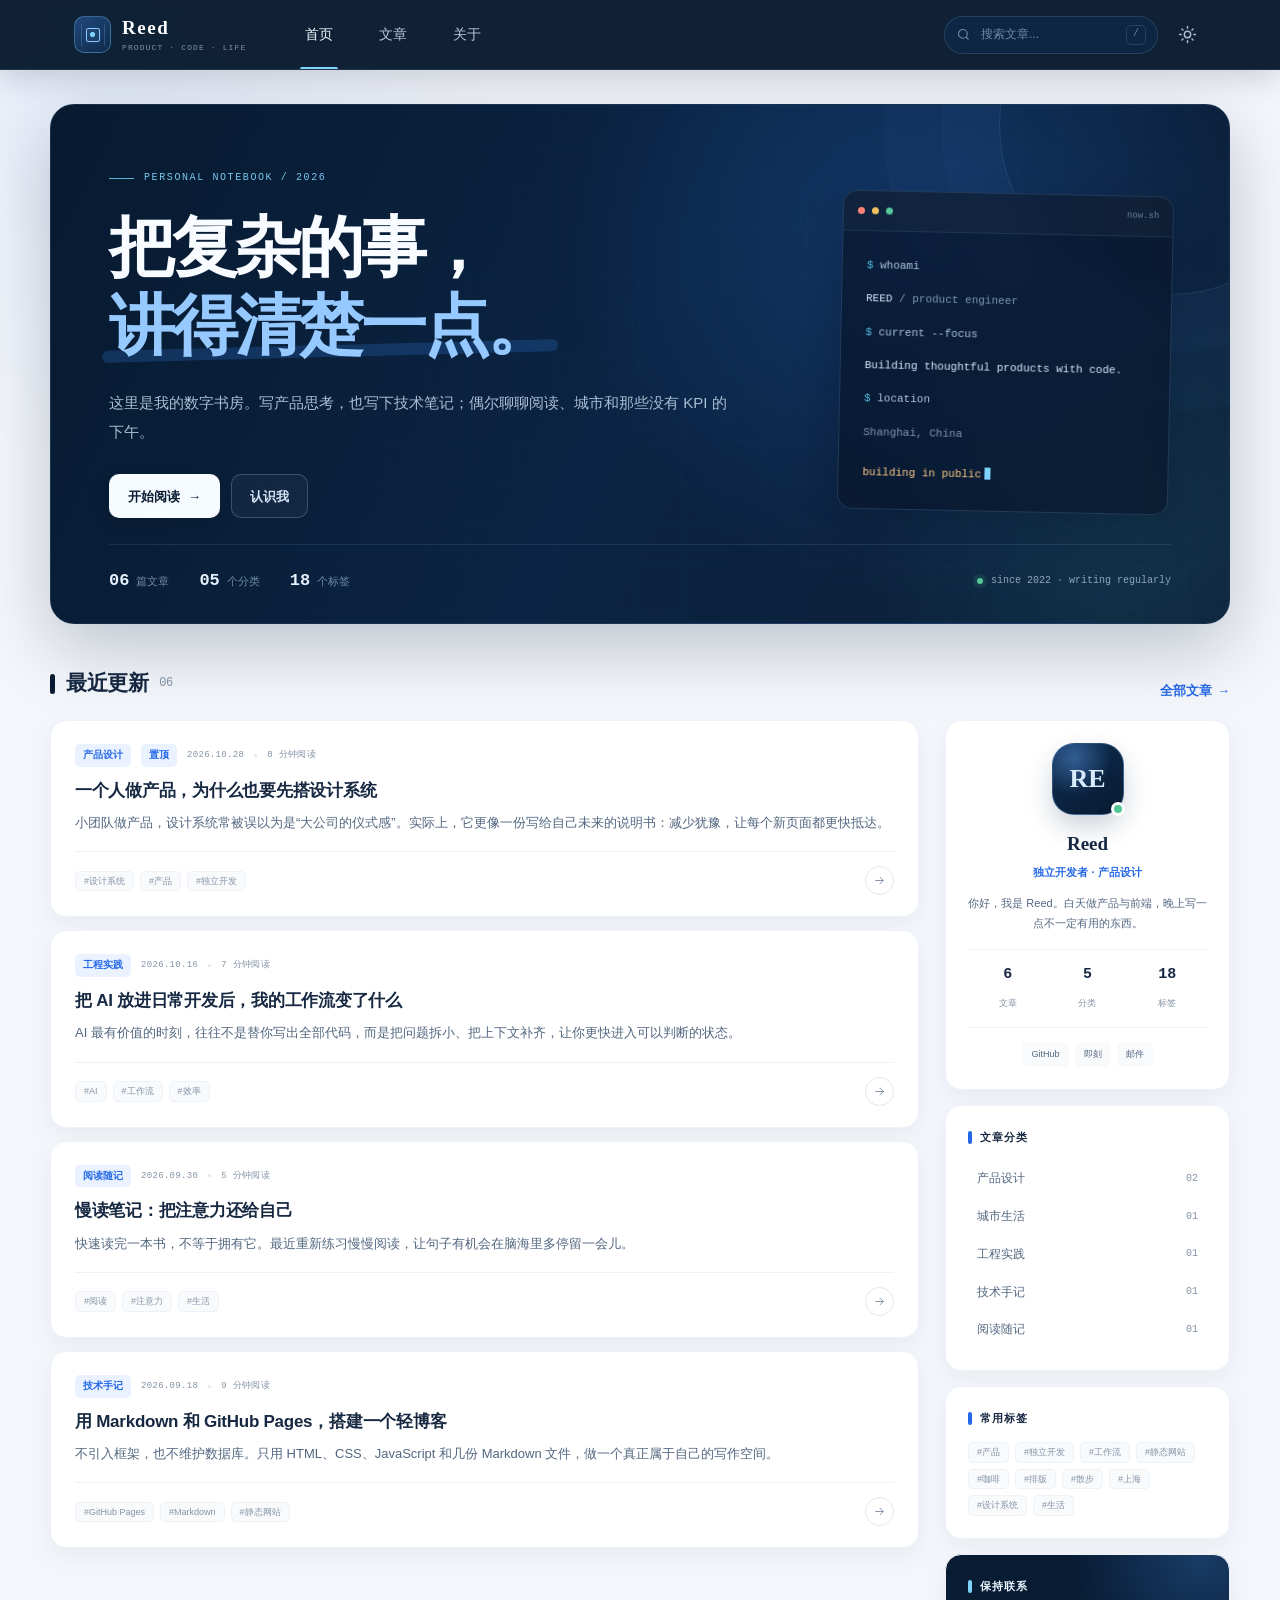
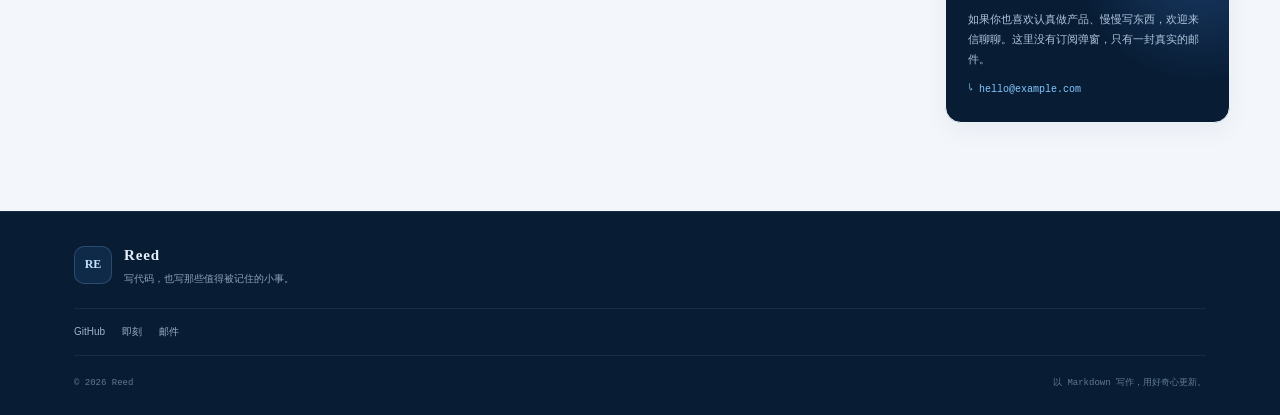
<file: index.html>
<!DOCTYPE html>
<html lang="zh-CN">
<head>
  <meta charset="UTF-8">
  <meta name="viewport" content="width=device-width, initial-scale=1.0">
  <meta name="description" content="Reed 的个人博客，记录产品、代码、阅读与生活。">
  <meta name="theme-color" content="#081c34">
  <title>Reed · 个人博客</title>
  <script>
    try {
      const savedTheme = localStorage.getItem("linan-blog-theme");
      const systemTheme = window.matchMedia("(prefers-color-scheme: dark)").matches ? "dark" : "light";
      document.documentElement.dataset.theme = savedTheme || systemTheme;
    } catch (error) {
      document.documentElement.dataset.theme = "light";
    }
  </script>
  <link rel="icon" type="image/svg+xml" href="assets/favicon.svg">
  <link rel="stylesheet" href="css/main.css">
</head>
<body>
  <div class="reading-progress" id="readingProgress" aria-hidden="true"></div>

  <header class="site-header" id="siteHeader">
    <div class="nav-shell">
      <a class="brand" href="#/" aria-label="返回首页">
        <span class="brand-mark" aria-hidden="true">
          <span></span>
        </span>
        <span class="brand-copy">
          <strong id="brandName">Reed</strong>
          <small id="brandTagline">PRODUCT · CODE · LIFE</small>
        </span>
      </a>

      <nav class="desktop-nav" aria-label="主导航">
        <a href="#/" data-nav="home">首页</a>
        <a href="#/articles" data-nav="articles">文章</a>
        <a href="#/about" data-nav="about">关于</a>
      </nav>

      <div class="nav-tools">
        <form class="nav-search" id="navSearchForm" role="search">
          <label class="sr-only" for="navSearchInput">搜索文章</label>
          <svg viewBox="0 0 24 24" aria-hidden="true">
            <circle cx="11" cy="11" r="7"></circle>
            <path d="m20 20-4-4"></path>
          </svg>
          <input id="navSearchInput" type="search" placeholder="搜索文章..." autocomplete="off">
          <span class="search-key">/</span>
        </form>

        <button class="icon-button theme-toggle" id="themeToggle" type="button" aria-label="切换深浅色主题">
          <svg class="sun-icon" viewBox="0 0 24 24" aria-hidden="true">
            <circle cx="12" cy="12" r="4"></circle>
            <path d="M12 2v2M12 20v2M4.93 4.93l1.42 1.42M17.66 17.66l1.41 1.41M2 12h2M20 12h2M4.93 19.07l1.42-1.42M17.66 6.34l1.41-1.41"></path>
          </svg>
          <svg class="moon-icon" viewBox="0 0 24 24" aria-hidden="true">
            <path d="M20.5 14.4A8.5 8.5 0 0 1 9.6 3.5 8.5 8.5 0 1 0 20.5 14.4Z"></path>
          </svg>
        </button>

        <button class="icon-button menu-toggle" id="menuToggle" type="button" aria-label="打开菜单" aria-expanded="false">
          <svg viewBox="0 0 24 24" aria-hidden="true">
            <path d="M4 7h16M4 12h16M4 17h16"></path>
          </svg>
        </button>
      </div>
    </div>

    <div class="mobile-panel" id="mobilePanel">
      <nav aria-label="移动端导航">
        <a href="#/" data-nav="home">首页</a>
        <a href="#/articles" data-nav="articles">文章</a>
        <a href="#/about" data-nav="about">关于</a>
      </nav>
      <form class="mobile-search" id="mobileSearchForm" role="search">
        <label class="sr-only" for="mobileSearchInput">搜索文章</label>
        <input id="mobileSearchInput" type="search" placeholder="输入关键词，按回车搜索" autocomplete="off">
        <button type="submit">搜索</button>
      </form>
    </div>
  </header>

  <main id="app">
    <div class="page-loading" aria-label="正在加载">
      <span></span>
      <span></span>
      <span></span>
    </div>
  </main>

  <footer class="site-footer">
    <div class="footer-shell">
      <div class="footer-profile">
        <span class="footer-monogram" id="footerMonogram">RE</span>
        <div>
          <strong id="footerName">Reed</strong>
          <p id="footerDescription">写代码，也写那些值得被记住的小事。</p>
        </div>
      </div>
      <div class="footer-links" id="footerLinks"></div>
      <p class="footer-copy">
        <span id="footerCopyright">© 2026 Reed</span>
        <span>以 Markdown 写作，用好奇心更新。</span>
      </p>
    </div>
  </footer>

  <button class="back-to-top" id="backToTop" type="button" aria-label="回到顶部">
    <svg viewBox="0 0 24 24" aria-hidden="true">
      <path d="m18 15-6-6-6 6"></path>
    </svg>
  </button>

  <div class="toast" id="toast" role="status" aria-live="polite"></div>

  <noscript>
    <div class="noscript">这个博客需要启用 JavaScript 才能阅读 Markdown 文章。</div>
  </noscript>

  <script src="js/config.js"></script>
  <script src="js/app.js"></script>
</body>
</html>
</file>
<file: css/main.css>
/* =========================================================
   TOKENS
   ========================================================= */
:root {
  color-scheme: light;
  --navy-950: #061426;
  --navy-900: #081c34;
  --navy-800: #102b4e;
  --paper: #f3f6fb;
  --paper-deep: #eaf0f8;
  --surface: #ffffff;
  --surface-soft: #f8fafc;
  --ink: #172942;
  --ink-soft: #536780;
  --ink-muted: #8493a6;
  --line: #dfe7f1;
  --line-soft: #edf2f8;
  --blue: #2468e8;
  --blue-hover: #1653c8;
  --blue-soft: #eaf1ff;
  --cyan: #4ab6d2;
  --amber: #f2a64b;
  --rose: #dc7696;
  --green: #49a883;
  --shadow-sm: 0 8px 24px rgba(13, 37, 67, 0.05);
  --shadow-md: 0 20px 50px rgba(13, 37, 67, 0.09);
  --shadow-navy: 0 24px 70px rgba(4, 20, 40, 0.22);
  --radius-sm: 10px;
  --radius-md: 16px;
  --radius-lg: 24px;
  --font-sans: "Inter", "Noto Sans SC", "PingFang SC", "Microsoft YaHei", sans-serif;
  --font-serif: "Noto Serif SC", "Songti SC", "STSong", Georgia, serif;
  --font-mono: "SFMono-Regular", Consolas, "Liberation Mono", monospace;
  --max-width: 1180px;
  --nav-height: 70px;
}

[data-theme="dark"] {
  color-scheme: dark;
  --paper: #0b1727;
  --paper-deep: #0e1d30;
  --surface: #122238;
  --surface-soft: #162840;
  --ink: #edf4fc;
  --ink-soft: #aebdd0;
  --ink-muted: #74879f;
  --line: #263b54;
  --line-soft: #1d3149;
  --blue: #75a8ff;
  --blue-hover: #9bc1ff;
  --blue-soft: rgba(74, 126, 218, 0.16);
  --shadow-sm: 0 10px 28px rgba(0, 0, 0, 0.16);
  --shadow-md: 0 22px 55px rgba(0, 0, 0, 0.28);
}

*,
*::before,
*::after {
  box-sizing: border-box;
}

html {
  scroll-behavior: smooth;
  -webkit-font-smoothing: antialiased;
  text-rendering: optimizeLegibility;
}

body {
  min-height: 100vh;
  margin: 0;
  display: flex;
  flex-direction: column;
  background:
    radial-gradient(circle at 9% 4%, rgba(51, 115, 225, 0.07), transparent 24rem),
    var(--paper);
  color: var(--ink);
  font-family: var(--font-sans);
  font-size: 16px;
  line-height: 1.65;
  transition: background-color 0.25s ease, color 0.25s ease;
}

button,
input {
  font: inherit;
}

button,
a {
  -webkit-tap-highlight-color: transparent;
}

a {
  color: inherit;
  text-decoration: none;
}

img,
svg {
  display: block;
}

img {
  max-width: 100%;
}

button {
  color: inherit;
}

::selection {
  background: #bfd7ff;
  color: #0a1e38;
}

:focus-visible {
  outline: 3px solid rgba(36, 104, 232, 0.38);
  outline-offset: 3px;
}

::-webkit-scrollbar {
  width: 10px;
}

::-webkit-scrollbar-track {
  background: var(--paper);
}

::-webkit-scrollbar-thumb {
  background: #bac7d8;
  border: 3px solid var(--paper);
  border-radius: 999px;
}

[data-theme="dark"] ::-webkit-scrollbar-thumb {
  background: #3a516b;
  border-color: var(--paper);
}

.sr-only {
  position: absolute;
  width: 1px;
  height: 1px;
  padding: 0;
  margin: -1px;
  overflow: hidden;
  clip: rect(0, 0, 0, 0);
  white-space: nowrap;
  border: 0;
}

/* =========================================================
   HEADER & NAVIGATION
   ========================================================= */
.reading-progress {
  position: fixed;
  z-index: 200;
  inset: 0 auto auto 0;
  width: 0;
  height: 3px;
  background: linear-gradient(90deg, #5fa8ff, #7dd3fc, #ffb36b);
  box-shadow: 0 0 12px rgba(125, 211, 252, 0.6);
  transition: width 0.12s linear;
}

.site-header {
  position: sticky;
  z-index: 100;
  top: 0;
  height: var(--nav-height);
  background: rgba(7, 24, 45, 0.96);
  border-bottom: 1px solid rgba(118, 157, 205, 0.16);
  box-shadow: 0 8px 30px rgba(3, 14, 29, 0.16);
  backdrop-filter: blur(18px);
  transition: box-shadow 0.25s ease, background 0.25s ease;
}

.site-header.is-scrolled {
  background: rgba(6, 20, 38, 0.98);
  box-shadow: 0 12px 36px rgba(3, 14, 29, 0.28);
}

.nav-shell {
  max-width: var(--max-width);
  height: 100%;
  margin: 0 auto;
  padding: 0 24px;
  display: flex;
  align-items: center;
}

.brand {
  display: flex;
  align-items: center;
  gap: 11px;
  min-width: 210px;
  color: #fff;
}

.brand-mark {
  position: relative;
  width: 37px;
  height: 37px;
  display: grid;
  place-items: center;
  overflow: hidden;
  border: 1px solid rgba(125, 211, 252, 0.34);
  border-radius: 10px;
  background:
    linear-gradient(145deg, rgba(73, 140, 239, 0.3), rgba(16, 43, 78, 0.5)),
    #0f2948;
}

.brand-mark::before,
.brand-mark::after,
.brand-mark span {
  content: "";
  position: absolute;
  border: 1.5px solid #8dc8ff;
  border-radius: 2px;
}

.brand-mark::before {
  width: 14px;
  height: 14px;
}

.brand-mark::after {
  width: 5px;
  height: 5px;
  background: #7dd3fc;
  border-color: #7dd3fc;
  box-shadow: 0 0 10px rgba(125, 211, 252, 0.85);
}

.brand-mark span {
  width: 24px;
  height: 24px;
  border-color: transparent rgba(125, 211, 252, 0.22);
}

.brand-copy {
  display: flex;
  flex-direction: column;
  line-height: 1.2;
}

.brand-copy strong {
  font-family: var(--font-serif);
  font-size: 19px;
  letter-spacing: 0.08em;
}

.brand-copy small {
  margin-top: 3px;
  color: #7f93ac;
  font-family: var(--font-mono);
  font-size: 8px;
  letter-spacing: 0.14em;
}

.desktop-nav {
  height: 100%;
  display: flex;
  align-items: stretch;
  gap: 4px;
}

.desktop-nav a {
  position: relative;
  min-width: 70px;
  padding: 0 16px;
  display: grid;
  place-items: center;
  color: #b9c7d8;
  font-size: 14px;
  font-weight: 500;
  transition: color 0.2s ease;
}

.desktop-nav a::after {
  content: "";
  position: absolute;
  inset: auto 16px 0;
  height: 2px;
  border-radius: 99px 99px 0 0;
  background: #7dd3fc;
  transform: scaleX(0);
  transform-origin: center;
  transition: transform 0.2s ease;
}

.desktop-nav a:hover,
.desktop-nav a.active {
  color: #eff8ff;
}

.desktop-nav a.active::after {
  transform: scaleX(1);
}

.nav-tools {
  margin-left: auto;
  display: flex;
  align-items: center;
  gap: 10px;
}

.nav-search {
  width: 214px;
  height: 38px;
  padding: 0 11px;
  display: flex;
  align-items: center;
  gap: 8px;
  border: 1px solid rgba(115, 151, 192, 0.24);
  border-radius: 999px;
  background: rgba(13, 40, 70, 0.86);
  transition: width 0.25s ease, border-color 0.2s ease, box-shadow 0.2s ease;
}

.nav-search:focus-within {
  width: 260px;
  border-color: rgba(125, 211, 252, 0.7);
  box-shadow: 0 0 0 3px rgba(72, 153, 235, 0.13);
}

.nav-search svg {
  width: 15px;
  color: #7189a2;
  fill: none;
  stroke: currentColor;
  stroke-width: 1.8;
}

.nav-search input {
  min-width: 0;
  flex: 1;
  border: 0;
  outline: 0;
  color: #e8f2ff;
  background: transparent;
  font-size: 12px;
}

.nav-search input::placeholder {
  color: #7189a2;
}

.nav-search input::-webkit-search-cancel-button {
  filter: invert(0.8);
}

.search-key {
  width: 20px;
  height: 20px;
  display: grid;
  place-items: center;
  border: 1px solid rgba(132, 163, 197, 0.22);
  border-radius: 5px;
  color: #6e849b;
  font-family: var(--font-mono);
  font-size: 10px;
}

.icon-button {
  width: 38px;
  height: 38px;
  padding: 0;
  display: grid;
  place-items: center;
  border: 1px solid transparent;
  border-radius: 10px;
  color: #aebed1;
  background: transparent;
  cursor: pointer;
  transition: color 0.2s ease, background 0.2s ease, border-color 0.2s ease;
}

.icon-button:hover {
  color: #fff;
  border-color: rgba(120, 158, 199, 0.2);
  background: rgba(31, 65, 104, 0.55);
}

.icon-button svg {
  width: 19px;
  height: 19px;
  fill: none;
  stroke: currentColor;
  stroke-linecap: round;
  stroke-linejoin: round;
  stroke-width: 1.8;
}

.theme-toggle .moon-icon {
  display: none;
}

[data-theme="dark"] .theme-toggle .sun-icon {
  display: none;
}

[data-theme="dark"] .theme-toggle .moon-icon {
  display: block;
}

.menu-toggle {
  display: none;
}

.mobile-panel {
  display: none;
}

/* =========================================================
   COMMON
   ========================================================= */
#app {
  width: 100%;
  flex: 1;
  padding: 34px 24px 88px;
}

.container {
  width: min(100%, var(--max-width));
  margin: 0 auto;
}

.narrow {
  width: min(100%, 850px);
  margin: 0 auto;
}

.page-loading {
  min-height: 55vh;
  display: flex;
  align-items: center;
  justify-content: center;
  gap: 8px;
}

.page-loading span {
  width: 8px;
  height: 8px;
  border-radius: 50%;
  background: var(--blue);
  animation: loading-bounce 0.9s infinite ease-in-out;
}

.page-loading span:nth-child(2) {
  animation-delay: 0.12s;
}

.page-loading span:nth-child(3) {
  animation-delay: 0.24s;
}

@keyframes loading-bounce {
  0%,
  70%,
  100% {
    opacity: 0.34;
    transform: translateY(0);
  }
  35% {
    opacity: 1;
    transform: translateY(-7px);
  }
}

.eyebrow {
  margin: 0 0 13px;
  display: flex;
  align-items: center;
  gap: 9px;
  color: var(--blue);
  font-family: var(--font-mono);
  font-size: 10px;
  font-weight: 600;
  letter-spacing: 0.13em;
  text-transform: uppercase;
}

.eyebrow::before {
  content: "";
  width: 22px;
  height: 1px;
  background: currentColor;
}

.section-head {
  margin-bottom: 19px;
  display: flex;
  align-items: flex-end;
  justify-content: space-between;
  gap: 20px;
}

.section-title {
  margin: 0;
  display: flex;
  align-items: center;
  gap: 11px;
  color: var(--ink);
  font-size: 21px;
  font-weight: 750;
  letter-spacing: -0.02em;
}

.section-title::before {
  content: "";
  width: 5px;
  height: 20px;
  border-radius: 99px;
  background: var(--navy-900);
}

[data-theme="dark"] .section-title::before {
  background: #7dd3fc;
}

.section-title small {
  color: var(--ink-muted);
  font-family: var(--font-mono);
  font-size: 12px;
  font-weight: 400;
}

.text-link {
  display: inline-flex;
  align-items: center;
  gap: 5px;
  color: var(--blue);
  font-size: 13px;
  font-weight: 650;
}

.text-link span {
  transition: transform 0.2s ease;
}

.text-link:hover span {
  transform: translateX(4px);
}

.button {
  min-height: 44px;
  padding: 0 18px;
  display: inline-flex;
  align-items: center;
  justify-content: center;
  gap: 8px;
  border: 1px solid transparent;
  border-radius: 10px;
  font-size: 13px;
  font-weight: 650;
  cursor: pointer;
  transition: transform 0.2s ease, background 0.2s ease, border-color 0.2s ease;
}

.button:hover {
  transform: translateY(-2px);
}

.button-primary {
  color: #071a30;
  background: #f5fbff;
  box-shadow: 0 6px 20px rgba(0, 0, 0, 0.13);
}

.button-primary:hover {
  background: #fff;
}

.button-ghost {
  color: #d5e5f6;
  border-color: rgba(191, 216, 242, 0.24);
  background: rgba(255, 255, 255, 0.04);
}

.button-ghost:hover {
  border-color: rgba(191, 216, 242, 0.46);
  background: rgba(255, 255, 255, 0.08);
}

/* =========================================================
   HOME HERO
   ========================================================= */
.home-page {
  animation: page-in 0.45s ease both;
}

@keyframes page-in {
  from {
    opacity: 0;
    transform: translateY(8px);
  }
  to {
    opacity: 1;
    transform: translateY(0);
  }
}

.hero {
  position: relative;
  min-height: 438px;
  padding: 56px 58px 28px;
  display: flex;
  flex-direction: column;
  overflow: hidden;
  border: 1px solid rgba(99, 143, 193, 0.15);
  border-radius: var(--radius-lg);
  color: #f3f8ff;
  background:
    radial-gradient(circle at 74% 27%, rgba(38, 111, 218, 0.27), transparent 22rem),
    radial-gradient(circle at 91% 81%, rgba(60, 169, 195, 0.16), transparent 17rem),
    linear-gradient(116deg, #071a30 0%, #0b2443 50%, #0b1d34 100%);
  box-shadow: var(--shadow-navy);
}

.hero::before {
  content: "";
  position: absolute;
  inset: 0;
  opacity: 0.16;
  pointer-events: none;
  background-image:
    linear-gradient(rgba(139, 184, 233, 0.14) 1px, transparent 1px),
    linear-gradient(90deg, rgba(139, 184, 233, 0.14) 1px, transparent 1px);
  background-size: 42px 42px;
  mask-image: linear-gradient(to right, transparent, #000 60%, #000);
}

.hero::after {
  content: "";
  position: absolute;
  width: 340px;
  height: 340px;
  right: -110px;
  top: -150px;
  border: 1px solid rgba(134, 190, 245, 0.16);
  border-radius: 50%;
  box-shadow:
    0 0 0 58px rgba(95, 153, 222, 0.035),
    0 0 0 116px rgba(95, 153, 222, 0.025);
}

.hero-grid {
  position: relative;
  z-index: 1;
  display: grid;
  grid-template-columns: minmax(0, 1.34fr) minmax(310px, 0.66fr);
  gap: 58px;
  align-items: center;
}

.hero-copy {
  padding-bottom: 26px;
}

.hero-eyebrow {
  margin: 0 0 22px;
  display: inline-flex;
  align-items: center;
  gap: 10px;
  color: #79c7ea;
  font-family: var(--font-mono);
  font-size: 10px;
  letter-spacing: 0.16em;
}

.hero-eyebrow::before {
  content: "";
  width: 25px;
  height: 1px;
  background: #5eb1d7;
}

.hero h1 {
  max-width: 720px;
  margin: 0;
  color: #f8fbff;
  font-family: var(--font-serif);
  font-size: clamp(42px, 5.15vw, 68px);
  font-weight: 700;
  letter-spacing: -0.045em;
  line-height: 1.18;
}

.hero h1 .accent {
  position: relative;
  display: inline-block;
  color: #96c9ff;
}

.hero h1 .accent::after {
  content: "";
  position: absolute;
  z-index: -1;
  right: -8px;
  bottom: 7px;
  left: -7px;
  height: 12px;
  border-radius: 99px;
  background: rgba(48, 119, 214, 0.25);
  transform: rotate(-1.5deg);
}

.hero-intro {
  max-width: 620px;
  margin: 25px 0 0;
  color: #a9bed4;
  font-size: 15px;
  line-height: 1.9;
}

.hero-actions {
  margin-top: 28px;
  display: flex;
  flex-wrap: wrap;
  gap: 11px;
}

.terminal-card {
  position: relative;
  overflow: hidden;
  border: 1px solid rgba(131, 176, 224, 0.2);
  border-radius: 15px;
  background: rgba(7, 22, 42, 0.72);
  box-shadow: 0 22px 55px rgba(0, 7, 18, 0.28);
  backdrop-filter: blur(12px);
  transform: rotate(1.2deg);
  transition: transform 0.35s ease, border-color 0.35s ease;
}

.terminal-card:hover {
  border-color: rgba(125, 211, 252, 0.4);
  transform: rotate(0.2deg) translateY(-4px);
}

.terminal-head {
  height: 40px;
  padding: 0 14px;
  display: flex;
  align-items: center;
  gap: 7px;
  border-bottom: 1px solid rgba(117, 159, 205, 0.14);
  background: rgba(255, 255, 255, 0.025);
}

.terminal-dot {
  width: 7px;
  height: 7px;
  border-radius: 50%;
  background: #506780;
}

.terminal-dot:nth-child(1) {
  background: #ff8379;
}

.terminal-dot:nth-child(2) {
  background: #f2c15f;
}

.terminal-dot:nth-child(3) {
  background: #56c79c;
}

.terminal-title {
  margin-left: auto;
  color: #657f9c;
  font-family: var(--font-mono);
  font-size: 9px;
}

.terminal-body {
  padding: 24px 24px 26px;
  color: #aec4dc;
  font-family: var(--font-mono);
  font-size: 11px;
  line-height: 1.85;
}

.terminal-line {
  margin: 0 0 13px;
  white-space: nowrap;
}

.terminal-line:last-child {
  margin-bottom: 0;
}

.terminal-prompt {
  color: #53bcde;
}

.terminal-key {
  color: #d8e9fa;
}

.terminal-value {
  color: #7f95ae;
}

.terminal-line.current {
  margin-top: 20px;
  color: #ffca87;
}

.terminal-cursor {
  width: 6px;
  height: 12px;
  margin-left: 3px;
  display: inline-block;
  vertical-align: -2px;
  background: #7dd3fc;
  animation: cursor-blink 1s steps(1) infinite;
}

@keyframes cursor-blink {
  50% {
    opacity: 0;
  }
}

.hero-foot {
  position: relative;
  z-index: 1;
  margin-top: auto;
  padding-top: 22px;
  display: flex;
  align-items: center;
  gap: 30px;
  border-top: 1px solid rgba(131, 176, 224, 0.14);
}

.hero-stat {
  display: flex;
  align-items: baseline;
  gap: 7px;
  color: #708aa5;
  font-size: 11px;
}

.hero-stat strong {
  color: #e5f0fc;
  font-family: var(--font-mono);
  font-size: 17px;
  font-weight: 600;
}

.hero-status {
  margin-left: auto;
  display: flex;
  align-items: center;
  gap: 8px;
  color: #8da6bf;
  font-family: var(--font-mono);
  font-size: 10px;
}

.hero-status::before {
  content: "";
  width: 6px;
  height: 6px;
  border-radius: 50%;
  background: #54c995;
  box-shadow: 0 0 0 4px rgba(84, 201, 149, 0.11);
}

/* =========================================================
   HOME CONTENT
   ========================================================= */
.home-section {
  margin-top: 42px;
}

.home-layout {
  display: grid;
  grid-template-columns: minmax(0, 1fr) 285px;
  gap: 26px;
  align-items: start;
}

.article-list {
  display: flex;
  flex-direction: column;
  gap: 13px;
}

.article-card {
  position: relative;
  min-width: 0;
  padding: 23px 24px 21px;
  overflow: hidden;
  border: 1px solid var(--line-soft);
  border-radius: var(--radius-md);
  background: var(--surface);
  box-shadow: var(--shadow-sm);
  transition: transform 0.25s ease, border-color 0.25s ease, box-shadow 0.25s ease;
}

.article-card::before {
  content: "";
  position: absolute;
  inset: 0 auto 0 0;
  width: 3px;
  background: var(--card-accent, var(--blue));
  opacity: 0;
  transition: opacity 0.25s ease;
}

.article-card:hover {
  border-color: color-mix(in srgb, var(--card-accent, var(--blue)) 32%, var(--line-soft));
  box-shadow: var(--shadow-md);
  transform: translateY(-3px);
}

.article-card:hover::before {
  opacity: 1;
}

.article-card[data-theme="blue"] {
  --card-accent: #3a7ce8;
}

.article-card[data-theme="cyan"] {
  --card-accent: #35a6c2;
}

.article-card[data-theme="amber"] {
  --card-accent: #e8a444;
}

.article-card[data-theme="indigo"] {
  --card-accent: #7476df;
}

.article-card[data-theme="rose"] {
  --card-accent: #d86e8e;
}

.article-card[data-theme="green"] {
  --card-accent: #45a47d;
}

.card-meta {
  display: flex;
  align-items: center;
  flex-wrap: wrap;
  gap: 10px;
  color: var(--ink-muted);
  font-family: var(--font-mono);
  font-size: 9px;
  letter-spacing: 0.035em;
}

.card-category {
  padding: 3px 8px;
  border-radius: 5px;
  color: var(--blue);
  background: var(--blue-soft);
  font-family: var(--font-sans);
  font-size: 10px;
  font-weight: 650;
  letter-spacing: 0;
}

.card-meta-dot {
  width: 3px;
  height: 3px;
  border-radius: 50%;
  background: var(--line);
}

.card-title {
  margin: 11px 0 9px;
  color: var(--ink);
  font-size: 17px;
  font-weight: 720;
  letter-spacing: -0.015em;
  line-height: 1.5;
}

.article-card:hover .card-title {
  color: var(--blue);
}

.card-excerpt {
  margin: 0;
  display: -webkit-box;
  overflow: hidden;
  color: var(--ink-soft);
  font-size: 13px;
  line-height: 1.72;
  -webkit-box-orient: vertical;
  -webkit-line-clamp: 2;
}

.card-foot {
  margin-top: 17px;
  padding-top: 14px;
  display: flex;
  align-items: center;
  gap: 12px;
  border-top: 1px solid var(--line-soft);
}

.tag-row {
  display: flex;
  flex-wrap: wrap;
  gap: 6px;
}

.tag {
  display: inline-flex;
  align-items: center;
  padding: 3px 8px;
  border: 1px solid var(--line-soft);
  border-radius: 5px;
  color: var(--ink-muted);
  background: var(--surface-soft);
  font-size: 9px;
  line-height: 1.4;
  transition: color 0.2s ease, border-color 0.2s ease, background 0.2s ease;
}

.tag:hover {
  color: var(--blue);
  border-color: color-mix(in srgb, var(--blue) 24%, var(--line));
  background: var(--blue-soft);
}

.card-arrow {
  width: 29px;
  height: 29px;
  margin-left: auto;
  flex: 0 0 auto;
  display: grid;
  place-items: center;
  border: 1px solid var(--line);
  border-radius: 50%;
  color: var(--ink-muted);
  transition: color 0.2s ease, background 0.2s ease, border-color 0.2s ease, transform 0.2s ease;
}

.card-arrow svg {
  width: 13px;
  fill: none;
  stroke: currentColor;
  stroke-linecap: round;
  stroke-linejoin: round;
  stroke-width: 1.8;
}

.article-card:hover .card-arrow {
  color: #fff;
  border-color: var(--blue);
  background: var(--blue);
  transform: translateX(2px);
}

.sidebar {
  position: sticky;
  top: calc(var(--nav-height) + 22px);
  display: flex;
  flex-direction: column;
  gap: 15px;
}

.side-card {
  padding: 22px;
  border: 1px solid var(--line-soft);
  border-radius: var(--radius-md);
  background: var(--surface);
  box-shadow: var(--shadow-sm);
}

.side-title {
  margin: 0 0 15px;
  display: flex;
  align-items: center;
  gap: 8px;
  color: var(--ink);
  font-size: 11px;
  font-weight: 750;
  letter-spacing: 0.08em;
  text-transform: uppercase;
}

.side-title::before {
  content: "";
  width: 4px;
  height: 13px;
  border-radius: 99px;
  background: var(--blue);
}

.profile-card {
  text-align: center;
}

.profile-avatar {
  position: relative;
  width: 72px;
  height: 72px;
  margin: 0 auto 13px;
  display: grid;
  place-items: center;
  border: 1px solid rgba(112, 166, 225, 0.38);
  border-radius: 22px;
  color: #d9edff;
  background:
    radial-gradient(circle at 30% 20%, rgba(103, 172, 255, 0.4), transparent 50%),
    linear-gradient(145deg, #102e53, #071a30);
  box-shadow: 0 12px 26px rgba(9, 38, 74, 0.2);
  font-family: var(--font-serif);
  font-size: 26px;
  font-weight: 700;
}

.profile-avatar::after {
  content: "";
  position: absolute;
  right: -2px;
  bottom: -2px;
  width: 14px;
  height: 14px;
  border: 3px solid var(--surface);
  border-radius: 50%;
  background: #50c692;
}

.profile-name {
  margin: 0;
  color: var(--ink);
  font-family: var(--font-serif);
  font-size: 19px;
}

.profile-role {
  margin: 4px 0 0;
  color: var(--blue);
  font-size: 11px;
  font-weight: 650;
}

.profile-bio {
  margin: 13px 0 0;
  color: var(--ink-soft);
  font-size: 11px;
  line-height: 1.75;
}

.profile-stats {
  margin-top: 16px;
  padding: 13px 0;
  display: grid;
  grid-template-columns: repeat(3, 1fr);
  border-top: 1px solid var(--line-soft);
  border-bottom: 1px solid var(--line-soft);
}

.profile-stat strong {
  display: block;
  color: var(--ink);
  font-family: var(--font-mono);
  font-size: 15px;
}

.profile-stat span {
  color: var(--ink-muted);
  font-size: 9px;
}

.profile-socials {
  margin-top: 14px;
  display: flex;
  justify-content: center;
  flex-wrap: wrap;
  gap: 6px;
}

.profile-socials a {
  padding: 5px 9px;
  border-radius: 5px;
  color: var(--ink-soft);
  background: var(--surface-soft);
  font-size: 9px;
  transition: color 0.2s ease, background 0.2s ease;
}

.profile-socials a:hover {
  color: var(--blue);
  background: var(--blue-soft);
}

.category-list {
  display: flex;
  flex-direction: column;
  gap: 2px;
}

.category-link {
  padding: 8px 9px;
  display: flex;
  align-items: center;
  justify-content: space-between;
  border-radius: 7px;
  color: var(--ink-soft);
  font-size: 12px;
  transition: color 0.2s ease, background 0.2s ease;
}

.category-link:hover {
  color: var(--blue);
  background: var(--blue-soft);
}

.category-count {
  color: var(--ink-muted);
  font-family: var(--font-mono);
  font-size: 10px;
}

.side-tags {
  display: flex;
  flex-wrap: wrap;
  gap: 6px;
}

.newsletter-card {
  overflow: hidden;
  color: #aec5dd;
  background:
    radial-gradient(circle at 90% 0, rgba(70, 143, 235, 0.28), transparent 8rem),
    var(--navy-900);
}

.newsletter-card .side-title {
  color: #eaf5ff;
}

.newsletter-card .side-title::before {
  background: #7dd3fc;
}

.newsletter-copy {
  margin: 0;
  font-size: 11px;
  line-height: 1.8;
}

.newsletter-mail {
  margin-top: 12px;
  display: inline-flex;
  align-items: center;
  gap: 6px;
  color: #84c9ff;
  font-family: var(--font-mono);
  font-size: 10px;
}

/* =========================================================
   ARTICLE INDEX
   ========================================================= */
.index-page {
  animation: page-in 0.4s ease both;
}

.page-intro {
  position: relative;
  margin-bottom: 30px;
  padding: 34px 36px;
  overflow: hidden;
  border: 1px solid var(--line-soft);
  border-radius: var(--radius-lg);
  background:
    linear-gradient(120deg, color-mix(in srgb, var(--blue) 5%, var(--surface)), var(--surface));
  box-shadow: var(--shadow-sm);
}

.page-intro::after {
  content: "INDEX";
  position: absolute;
  right: 27px;
  bottom: -24px;
  color: color-mix(in srgb, var(--blue) 8%, transparent);
  font-family: var(--font-mono);
  font-size: 94px;
  font-weight: 800;
  letter-spacing: -0.08em;
  line-height: 1;
  pointer-events: none;
}

.page-intro h1 {
  position: relative;
  z-index: 1;
  margin: 0;
  color: var(--ink);
  font-family: var(--font-serif);
  font-size: clamp(31px, 4vw, 45px);
  letter-spacing: -0.04em;
}

.page-intro p:not(.eyebrow) {
  position: relative;
  z-index: 1;
  max-width: 610px;
  margin: 12px 0 0;
  color: var(--ink-soft);
  font-size: 13px;
}

.filter-bar {
  margin-bottom: 15px;
  padding: 12px 14px;
  display: flex;
  align-items: center;
  gap: 14px;
  border: 1px solid var(--line-soft);
  border-radius: 12px;
  background: var(--surface);
}

.filter-bar > span {
  flex: 0 0 auto;
  color: var(--ink-muted);
  font-family: var(--font-mono);
  font-size: 9px;
  letter-spacing: 0.08em;
  text-transform: uppercase;
}

.filter-chips {
  min-width: 0;
  display: flex;
  flex-wrap: wrap;
  gap: 6px;
}

.filter-chip {
  padding: 5px 9px;
  border: 1px solid transparent;
  border-radius: 6px;
  color: var(--ink-soft);
  background: var(--surface-soft);
  font-size: 10px;
  cursor: pointer;
  transition: color 0.2s ease, background 0.2s ease, border-color 0.2s ease;
}

.filter-chip:hover,
.filter-chip.active {
  color: var(--blue);
  border-color: color-mix(in srgb, var(--blue) 22%, transparent);
  background: var(--blue-soft);
}

.filter-reset {
  margin-left: auto;
  flex: 0 0 auto;
  border: 0;
  color: var(--blue);
  background: transparent;
  font-size: 10px;
  cursor: pointer;
}

.results-line {
  margin: 0 0 17px;
  color: var(--ink-muted);
  font-size: 11px;
}

.results-line strong {
  color: var(--ink);
  font-family: var(--font-mono);
}

.empty-state {
  padding: 58px 24px;
  border: 1px dashed var(--line);
  border-radius: var(--radius-md);
  text-align: center;
  background: var(--surface);
}

.empty-icon {
  width: 46px;
  height: 46px;
  margin: 0 auto 14px;
  display: grid;
  place-items: center;
  border-radius: 50%;
  color: var(--blue);
  background: var(--blue-soft);
}

.empty-icon svg {
  width: 20px;
  fill: none;
  stroke: currentColor;
  stroke-width: 1.7;
}

.empty-state h2 {
  margin: 0;
  color: var(--ink);
  font-size: 16px;
}

.empty-state p {
  margin: 7px 0 16px;
  color: var(--ink-soft);
  font-size: 12px;
}

/* =========================================================
   ARTICLE DETAIL
   ========================================================= */
.article-layout {
  width: min(100%, 1050px);
  margin: 0 auto;
  display: grid;
  grid-template-columns: minmax(0, 760px) 220px;
  gap: 46px;
  align-items: start;
  animation: page-in 0.4s ease both;
}

.article {
  min-width: 0;
  padding: 34px 42px 52px;
  border: 1px solid var(--line-soft);
  border-radius: var(--radius-lg);
  background: var(--surface);
  box-shadow: var(--shadow-sm);
}

.article-topline {
  margin-bottom: 28px;
  display: flex;
  align-items: center;
  justify-content: space-between;
  gap: 16px;
}

.back-button {
  display: inline-flex;
  align-items: center;
  gap: 6px;
  color: var(--ink-soft);
  font-size: 11px;
  transition: color 0.2s ease;
}

.back-button:hover {
  color: var(--blue);
}

.back-button svg {
  width: 14px;
  fill: none;
  stroke: currentColor;
  stroke-linecap: round;
  stroke-linejoin: round;
  stroke-width: 1.8;
}

.breadcrumb {
  min-width: 0;
  display: flex;
  align-items: center;
  gap: 7px;
  color: var(--ink-muted);
  font-size: 9px;
}

.breadcrumb span {
  white-space: nowrap;
}

.breadcrumb .current {
  max-width: 180px;
  overflow: hidden;
  color: var(--ink-soft);
  text-overflow: ellipsis;
}

.article-kicker {
  display: flex;
  align-items: center;
  gap: 9px;
  color: var(--blue);
  font-family: var(--font-mono);
  font-size: 9px;
  font-weight: 600;
  letter-spacing: 0.1em;
}

.article-kicker::before {
  content: "";
  width: 18px;
  height: 1px;
  background: currentColor;
}

.article-title {
  margin: 14px 0 16px;
  color: var(--ink);
  font-family: var(--font-serif);
  font-size: clamp(30px, 4vw, 43px);
  font-weight: 700;
  letter-spacing: -0.045em;
  line-height: 1.3;
}

.article-deck {
  margin: 0;
  color: var(--ink-soft);
  font-size: 14px;
  line-height: 1.8;
}

.article-meta {
  margin-top: 23px;
  padding-top: 17px;
  display: flex;
  align-items: center;
  flex-wrap: wrap;
  gap: 13px;
  border-top: 1px solid var(--line-soft);
  color: var(--ink-muted);
  font-family: var(--font-mono);
  font-size: 9px;
}

.article-author {
  display: flex;
  align-items: center;
  gap: 7px;
  color: var(--ink-soft);
  font-family: var(--font-sans);
}

.article-author-mark {
  width: 22px;
  height: 22px;
  display: grid;
  place-items: center;
  border-radius: 6px;
  color: #d9edff;
  background: var(--navy-900);
  font-family: var(--font-serif);
  font-size: 8px;
}

.meta-divider {
  width: 1px;
  height: 12px;
  background: var(--line);
}

.article-actions {
  margin-left: auto;
  display: flex;
  gap: 5px;
}

.article-action {
  width: 29px;
  height: 29px;
  padding: 0;
  display: grid;
  place-items: center;
  border: 1px solid var(--line);
  border-radius: 6px;
  color: var(--ink-muted);
  background: var(--surface);
  cursor: pointer;
  transition: color 0.2s ease, border-color 0.2s ease;
}

.article-action:hover {
  color: var(--blue);
  border-color: color-mix(in srgb, var(--blue) 30%, var(--line));
}

.article-action svg {
  width: 13px;
  fill: none;
  stroke: currentColor;
  stroke-linecap: round;
  stroke-linejoin: round;
  stroke-width: 1.7;
}

.article-visual {
  position: relative;
  height: 5px;
  margin: 27px 0 31px;
  overflow: hidden;
  border-radius: 99px;
  background: linear-gradient(90deg, var(--accent, var(--blue)), color-mix(in srgb, var(--accent, var(--blue)) 10%, transparent));
}

.article[data-theme="cyan"] {
  --accent: #35a6c2;
}

.article[data-theme="amber"] {
  --accent: #e8a444;
}

.article[data-theme="indigo"] {
  --accent: #7476df;
}

.article[data-theme="rose"] {
  --accent: #d86e8e;
}

.article[data-theme="green"] {
  --accent: #45a47d;
}

.article-visual::after {
  content: "";
  position: absolute;
  inset: 0;
  background-image: repeating-linear-gradient(90deg, transparent 0 8px, rgba(255, 255, 255, 0.45) 8px 9px);
  opacity: 0.5;
}

.article-tags {
  margin-top: 33px;
  padding-top: 18px;
  display: flex;
  flex-wrap: wrap;
  align-items: center;
  gap: 7px;
  border-top: 1px solid var(--line-soft);
}

.article-tags > span {
  margin-right: 3px;
  color: var(--ink-muted);
  font-size: 10px;
}

.article-tags .tag {
  font-size: 9px;
}

.article-navigation {
  margin: 17px auto 0;
  display: grid;
  grid-template-columns: repeat(2, minmax(0, 1fr));
  gap: 12px;
}

.adjacent-post {
  padding: 17px 19px;
  border: 1px solid var(--line-soft);
  border-radius: 12px;
  background: var(--surface);
  box-shadow: var(--shadow-sm);
  transition: border-color 0.2s ease, transform 0.2s ease;
}

.adjacent-post:hover {
  border-color: color-mix(in srgb, var(--blue) 26%, var(--line));
  transform: translateY(-2px);
}

.adjacent-post.next {
  text-align: right;
}

.adjacent-label {
  display: block;
  color: var(--ink-muted);
  font-family: var(--font-mono);
  font-size: 8px;
  letter-spacing: 0.08em;
}

.adjacent-title {
  margin-top: 5px;
  display: -webkit-box;
  overflow: hidden;
  color: var(--ink);
  font-size: 11px;
  font-weight: 650;
  line-height: 1.5;
  -webkit-box-orient: vertical;
  -webkit-line-clamp: 1;
}

.toc {
  position: sticky;
  top: calc(var(--nav-height) + 24px);
  padding-top: 8px;
}

.toc-title {
  margin: 0 0 13px;
  display: flex;
  align-items: center;
  gap: 7px;
  color: var(--ink-muted);
  font-family: var(--font-mono);
  font-size: 9px;
  font-weight: 600;
  letter-spacing: 0.1em;
  text-transform: uppercase;
}

.toc-title::before {
  content: "";
  width: 4px;
  height: 12px;
  border-radius: 99px;
  background: var(--blue);
}

.toc nav {
  display: flex;
  flex-direction: column;
  gap: 2px;
  border-left: 1px solid var(--line);
}

.toc a {
  position: relative;
  padding: 5px 0 5px 12px;
  overflow: hidden;
  color: var(--ink-muted);
  font-size: 10px;
  line-height: 1.45;
  text-overflow: ellipsis;
  white-space: nowrap;
  transition: color 0.2s ease;
}

.toc a::before {
  content: "";
  position: absolute;
  top: 0;
  bottom: 0;
  left: -1px;
  width: 2px;
  background: var(--blue);
  transform: scaleY(0);
  transition: transform 0.2s ease;
}

.toc a:hover,
.toc a.active {
  color: var(--blue);
}

.toc a.active::before {
  transform: scaleY(1);
}

/* =========================================================
   MARKDOWN PROSE
   ========================================================= */
.prose {
  color: var(--ink-soft);
  font-size: 15px;
  line-height: 1.9;
  overflow-wrap: break-word;
}

.prose > :first-child {
  margin-top: 0;
}

.prose > :last-child {
  margin-bottom: 0;
}

.prose h1,
.prose h2,
.prose h3,
.prose h4,
.prose h5,
.prose h6 {
  position: relative;
  margin: 35px 0 13px;
  color: var(--ink);
  font-weight: 750;
  letter-spacing: -0.025em;
  line-height: 1.45;
  scroll-margin-top: calc(var(--nav-height) + 22px);
}

.prose h1 {
  font-size: 28px;
}

.prose h2 {
  padding-bottom: 10px;
  border-bottom: 1px solid var(--line-soft);
  font-size: 22px;
}

.prose h2::before {
  content: "";
  display: inline-block;
  width: 4px;
  height: 17px;
  margin-right: 9px;
  border-radius: 99px;
  vertical-align: -2px;
  background: var(--blue);
}

.prose h3 {
  font-size: 18px;
}

.prose h4 {
  font-size: 16px;
}

.prose p {
  margin: 0 0 19px;
}

.prose a {
  color: var(--blue);
  text-decoration: underline;
  text-decoration-color: color-mix(in srgb, var(--blue) 32%, transparent);
  text-underline-offset: 3px;
  transition: text-decoration-color 0.2s ease;
}

.prose a:hover {
  text-decoration-color: var(--blue);
}

.prose strong {
  color: var(--ink);
  font-weight: 700;
}

.prose mark {
  padding: 1px 3px;
  color: inherit;
  background: #fff0bc;
}

[data-theme="dark"] .prose mark {
  color: #172942;
}

.prose ul,
.prose ol {
  margin: 10px 0 22px;
  padding-left: 23px;
}

.prose li {
  margin: 6px 0;
  padding-left: 2px;
}

.prose li::marker {
  color: var(--blue);
  font-weight: 700;
}

.prose blockquote {
  margin: 25px 0;
  padding: 16px 20px;
  border-left: 3px solid var(--blue);
  border-radius: 0 10px 10px 0;
  color: var(--ink-soft);
  background: var(--blue-soft);
}

.prose blockquote p:last-child {
  margin-bottom: 0;
}

.prose :not(pre) > code {
  padding: 2px 5px;
  border: 1px solid var(--line);
  border-radius: 4px;
  color: #d44b70;
  background: var(--surface-soft);
  font-family: var(--font-mono);
  font-size: 0.84em;
}

[data-theme="dark"] .prose :not(pre) > code {
  color: #ff9eb7;
}

.code-block {
  margin: 26px 0;
  overflow: hidden;
  border: 1px solid #1b334d;
  border-radius: 12px;
  background: #0b1c30;
  box-shadow: 0 12px 28px rgba(5, 20, 37, 0.13);
}

.code-head {
  height: 37px;
  padding: 0 12px 0 14px;
  display: flex;
  align-items: center;
  justify-content: space-between;
  border-bottom: 1px solid rgba(122, 161, 205, 0.14);
  color: #6e8eac;
  background: rgba(255, 255, 255, 0.025);
  font-family: var(--font-mono);
  font-size: 9px;
}

.copy-code {
  padding: 4px 7px;
  border: 1px solid rgba(122, 161, 205, 0.18);
  border-radius: 4px;
  color: #8199b2;
  background: transparent;
  font-family: var(--font-sans);
  font-size: 9px;
  cursor: pointer;
}

.copy-code:hover {
  color: #dceeff;
  border-color: rgba(125, 211, 252, 0.4);
}

.code-block pre {
  margin: 0;
  padding: 18px 20px;
  overflow-x: auto;
}

.code-block code {
  color: #d2e2f3;
  font-family: var(--font-mono);
  font-size: 12px;
  line-height: 1.75;
  tab-size: 2;
}

.prose img {
  max-width: 100%;
  height: auto;
  margin: 27px auto;
  border: 1px solid var(--line);
  border-radius: 12px;
  box-shadow: var(--shadow-sm);
}

.prose hr {
  height: 1px;
  margin: 34px 0;
  border: 0;
  background: var(--line);
}

.prose table {
  width: 100%;
  margin: 23px 0;
  display: block;
  overflow-x: auto;
  border-collapse: collapse;
  font-size: 12px;
}

.prose th,
.prose td {
  min-width: 100px;
  padding: 10px 12px;
  border: 1px solid var(--line);
  text-align: left;
}

.prose th {
  color: var(--ink);
  background: var(--surface-soft);
  font-weight: 650;
}

.prose tr:nth-child(even) td {
  background: color-mix(in srgb, var(--surface-soft) 50%, transparent);
}

/* =========================================================
   ABOUT
   ========================================================= */
.about-page {
  animation: page-in 0.4s ease both;
}

.about-hero {
  position: relative;
  min-height: 300px;
  padding: 42px 46px;
  display: flex;
  align-items: center;
  gap: 42px;
  overflow: hidden;
  border-radius: var(--radius-lg);
  color: #e8f4ff;
  background:
    radial-gradient(circle at 86% 12%, rgba(55, 129, 224, 0.32), transparent 18rem),
    linear-gradient(120deg, #071a30, #0e2a4c);
  box-shadow: var(--shadow-navy);
}

.about-hero::after {
  content: "</>";
  position: absolute;
  right: 36px;
  bottom: 6px;
  color: rgba(126, 189, 248, 0.08);
  font-family: var(--font-mono);
  font-size: 130px;
  font-weight: 800;
  letter-spacing: -0.1em;
}

.about-avatar {
  position: relative;
  z-index: 1;
  width: 132px;
  height: 132px;
  flex: 0 0 auto;
  display: grid;
  place-items: center;
  border: 1px solid rgba(127, 192, 250, 0.38);
  border-radius: 38px;
  color: #dff2ff;
  background:
    radial-gradient(circle at 32% 20%, rgba(107, 180, 255, 0.38), transparent 54%),
    rgba(10, 37, 66, 0.76);
  box-shadow: 0 24px 46px rgba(0, 0, 0, 0.2);
  font-family: var(--font-serif);
  font-size: 44px;
  font-weight: 700;
}

.about-avatar::after {
  content: "";
  position: absolute;
  right: 7px;
  bottom: 7px;
  width: 15px;
  height: 15px;
  border: 4px solid #0b2340;
  border-radius: 50%;
  background: #52c995;
}

.about-copy {
  position: relative;
  z-index: 1;
  max-width: 630px;
}

.about-copy .hero-eyebrow {
  margin-bottom: 12px;
}

.about-copy h1 {
  margin: 0;
  color: #f6fbff;
  font-family: var(--font-serif);
  font-size: clamp(35px, 4.5vw, 52px);
  letter-spacing: -0.045em;
  line-height: 1.25;
}

.about-copy h1 span {
  color: #91c9ff;
}

.about-copy > p {
  margin: 14px 0 0;
  color: #a9bfd6;
  font-size: 14px;
  line-height: 1.9;
}

.about-facts {
  margin-top: 20px;
  display: flex;
  flex-wrap: wrap;
  gap: 8px;
}

.about-fact {
  padding: 5px 9px;
  border: 1px solid rgba(139, 184, 227, 0.16);
  border-radius: 6px;
  color: #9fb9d2;
  background: rgba(255, 255, 255, 0.035);
  font-family: var(--font-mono);
  font-size: 9px;
}

.about-grid {
  margin-top: 25px;
  display: grid;
  grid-template-columns: minmax(0, 1fr) 260px;
  gap: 25px;
  align-items: start;
}

.about-content {
  padding: 36px 40px;
  border: 1px solid var(--line-soft);
  border-radius: var(--radius-lg);
  background: var(--surface);
  box-shadow: var(--shadow-sm);
}

.about-side {
  display: flex;
  flex-direction: column;
  gap: 14px;
}

.about-note {
  padding: 18px;
  border: 1px solid var(--line-soft);
  border-radius: 12px;
  background: var(--surface);
  box-shadow: var(--shadow-sm);
}

.about-note-label {
  margin: 0 0 6px;
  color: var(--ink-muted);
  font-family: var(--font-mono);
  font-size: 8px;
  letter-spacing: 0.1em;
  text-transform: uppercase;
}

.about-note p {
  margin: 0;
  color: var(--ink-soft);
  font-size: 11px;
  line-height: 1.75;
}

.social-list {
  display: flex;
  flex-direction: column;
  gap: 3px;
}

.social-list a {
  padding: 7px 8px;
  display: flex;
  align-items: center;
  justify-content: space-between;
  border-radius: 6px;
  color: var(--ink-soft);
  font-size: 11px;
}

.social-list a::after {
  content: "↗";
  color: var(--ink-muted);
}

.social-list a:hover {
  color: var(--blue);
  background: var(--blue-soft);
}

/* =========================================================
   NOT FOUND / FEEDBACK
   ========================================================= */
.not-found-page {
  min-height: 55vh;
  display: grid;
  place-items: center;
  text-align: center;
}

.not-found-code {
  margin: 0;
  color: color-mix(in srgb, var(--blue) 22%, transparent);
  font-family: var(--font-mono);
  font-size: clamp(90px, 18vw, 180px);
  font-weight: 800;
  letter-spacing: -0.1em;
  line-height: 0.9;
}

.not-found-page h1 {
  margin: -8px 0 8px;
  font-family: var(--font-serif);
  font-size: 28px;
}

.not-found-page p {
  margin: 0 0 22px;
  color: var(--ink-soft);
  font-size: 13px;
}

.not-found-page .button {
  color: #fff;
  background: var(--blue);
}

.back-to-top {
  position: fixed;
  z-index: 40;
  right: 24px;
  bottom: 24px;
  width: 42px;
  height: 42px;
  display: grid;
  place-items: center;
  border: 1px solid rgba(119, 164, 215, 0.22);
  border-radius: 50%;
  color: #d2e6f8;
  background: var(--navy-900);
  box-shadow: 0 10px 25px rgba(5, 20, 37, 0.2);
  cursor: pointer;
  opacity: 0;
  pointer-events: none;
  transform: translateY(8px);
  transition: opacity 0.25s ease, transform 0.25s ease;
}

.back-to-top.visible {
  opacity: 1;
  pointer-events: auto;
  transform: translateY(0);
}

.back-to-top:hover {
  transform: translateY(-3px);
}

.back-to-top svg {
  width: 18px;
  fill: none;
  stroke: currentColor;
  stroke-linecap: round;
  stroke-linejoin: round;
  stroke-width: 1.8;
}

.toast {
  position: fixed;
  z-index: 300;
  left: 50%;
  bottom: 30px;
  padding: 9px 15px;
  border: 1px solid rgba(146, 186, 224, 0.2);
  border-radius: 8px;
  color: #e8f4ff;
  background: rgba(7, 24, 45, 0.94);
  box-shadow: 0 12px 30px rgba(0, 0, 0, 0.2);
  font-size: 11px;
  opacity: 0;
  pointer-events: none;
  transform: translate(-50%, 10px);
  transition: opacity 0.2s ease, transform 0.2s ease;
}

.toast.visible {
  opacity: 1;
  transform: translate(-50%, 0);
}

.noscript {
  position: fixed;
  z-index: 500;
  inset: 0;
  display: grid;
  place-items: center;
  padding: 24px;
  color: #fff;
  background: #081c34;
  text-align: center;
}

/* =========================================================
   FOOTER
   ========================================================= */
.site-footer {
  color: #8da3ba;
  background: var(--navy-900);
  border-top: 1px solid rgba(121, 161, 203, 0.12);
}

.footer-shell {
  max-width: var(--max-width);
  margin: 0 auto;
  padding: 30px 24px 24px;
}

.footer-profile {
  display: flex;
  align-items: center;
  gap: 12px;
}

.footer-monogram {
  width: 38px;
  height: 38px;
  display: grid;
  place-items: center;
  border: 1px solid rgba(126, 180, 233, 0.25);
  border-radius: 10px;
  color: #bfe1ff;
  background: rgba(46, 97, 154, 0.2);
  font-family: var(--font-serif);
  font-size: 12px;
  font-weight: 700;
}

.footer-profile strong {
  color: #e4eef9;
  font-family: var(--font-serif);
  font-size: 15px;
  letter-spacing: 0.06em;
}

.footer-profile p {
  margin: 3px 0 0;
  font-size: 10px;
}

.footer-links {
  margin: 20px 0;
  padding: 15px 0;
  display: flex;
  flex-wrap: wrap;
  gap: 17px;
  border-top: 1px solid rgba(121, 161, 203, 0.12);
  border-bottom: 1px solid rgba(121, 161, 203, 0.12);
}

.footer-links a {
  color: #9eb2c8;
  font-size: 10px;
  transition: color 0.2s ease;
}

.footer-links a:hover {
  color: #89c9ff;
}

.footer-copy {
  margin: 0;
  display: flex;
  justify-content: space-between;
  flex-wrap: wrap;
  gap: 8px;
  color: #607991;
  font-family: var(--font-mono);
  font-size: 9px;
}

/* =========================================================
   RESPONSIVE
   ========================================================= */
@media (max-width: 1040px) {
  .hero {
    padding: 48px 42px 27px;
  }

  .hero-grid {
    gap: 34px;
    grid-template-columns: minmax(0, 1.1fr) minmax(280px, 0.7fr);
  }

  .home-layout {
    grid-template-columns: minmax(0, 1fr) 255px;
  }

  .article-layout {
    width: min(100%, 800px);
    grid-template-columns: minmax(0, 1fr);
  }

  .toc {
    display: none;
  }
}

@media (max-width: 860px) {
  .desktop-nav {
    display: none;
  }

  .nav-search {
    width: 185px;
  }

  .nav-search:focus-within {
    width: 215px;
  }

  .menu-toggle {
    display: grid;
  }

  .mobile-panel {
    position: absolute;
    top: var(--nav-height);
    right: 0;
    left: 0;
    padding: 12px 24px 18px;
    border-top: 1px solid rgba(118, 157, 205, 0.12);
    background: rgba(7, 24, 45, 0.99);
    box-shadow: 0 20px 30px rgba(0, 0, 0, 0.2);
  }

  .mobile-panel.open {
    display: block;
  }

  .mobile-panel nav {
    display: flex;
    flex-direction: column;
  }

  .mobile-panel nav a {
    padding: 11px 8px;
    border-radius: 7px;
    color: #c0cfdf;
    font-size: 13px;
  }

  .mobile-panel nav a.active {
    color: #7dd3fc;
    background: rgba(49, 101, 159, 0.2);
  }

  .mobile-search {
    margin-top: 10px;
    display: flex;
    gap: 7px;
  }

  .mobile-search input {
    min-width: 0;
    height: 39px;
    flex: 1;
    padding: 0 12px;
    border: 1px solid rgba(118, 157, 205, 0.22);
    border-radius: 8px;
    outline: 0;
    color: #e9f4ff;
    background: rgba(18, 47, 78, 0.8);
    font-size: 12px;
  }

  .mobile-search button {
    padding: 0 16px;
    border: 0;
    border-radius: 8px;
    color: #071a30;
    background: #8dc8ff;
    font-size: 11px;
    font-weight: 650;
  }

  .hero {
    min-height: 0;
  }

  .hero-grid {
    grid-template-columns: 1fr;
  }

  .hero-copy {
    padding-bottom: 0;
  }

  .terminal-card {
    width: min(100%, 440px);
    transform: none;
  }

  .terminal-card:hover {
    transform: translateY(-3px);
  }

  .home-layout {
    grid-template-columns: 1fr;
  }

  .sidebar {
    position: static;
    display: grid;
    grid-template-columns: repeat(2, minmax(0, 1fr));
  }

  .profile-card {
    grid-row: span 2;
  }

  .about-hero {
    padding: 38px;
  }

  .about-grid {
    grid-template-columns: 1fr;
  }

  .about-side {
    display: grid;
    grid-template-columns: repeat(3, minmax(0, 1fr));
  }
}

@media (max-width: 680px) {
  :root {
    --nav-height: 64px;
  }

  #app {
    padding: 20px 14px 60px;
  }

  .nav-shell {
    padding: 0 14px;
  }

  .brand {
    min-width: 0;
  }

  .brand-mark {
    width: 34px;
    height: 34px;
  }

  .brand-copy strong {
    font-size: 17px;
  }

  .brand-copy small {
    display: none;
  }

  .nav-tools {
    gap: 4px;
  }

  .nav-search,
  .search-key {
    display: none;
  }

  .hero {
    padding: 35px 24px 23px;
    border-radius: 18px;
  }

  .hero-grid {
    gap: 30px;
  }

  .hero h1 {
    font-size: clamp(37px, 11.5vw, 52px);
    letter-spacing: -0.055em;
  }

  .hero-intro {
    margin-top: 19px;
    font-size: 13px;
    line-height: 1.85;
  }

  .hero-eyebrow {
    margin-bottom: 18px;
    font-size: 9px;
  }

  .hero-actions {
    margin-top: 23px;
  }

  .hero-actions .button {
    min-height: 41px;
    padding: 0 15px;
    font-size: 12px;
  }

  .terminal-body {
    padding: 20px 18px;
    font-size: 10px;
  }

  .terminal-line {
    white-space: normal;
  }

  .hero-foot {
    gap: 18px;
    flex-wrap: wrap;
  }

  .hero-step {
    display: none;
  }

  .hero-status {
    width: 100%;
    margin-left: 0;
    padding-top: 10px;
    border-top: 1px solid rgba(131, 176, 224, 0.11);
  }

  .home-section {
    margin-top: 33px;
  }

  .section-head {
    margin-bottom: 14px;
  }

  .section-title {
    font-size: 18px;
  }

  .article-card {
    padding: 19px 17px 17px;
    border-radius: 13px;
  }

  .card-title {
    font-size: 15px;
  }

  .card-excerpt {
    font-size: 12px;
  }

  .card-foot {
    align-items: flex-end;
  }

  .sidebar {
    display: flex;
  }

  .page-intro {
    padding: 27px 22px;
    border-radius: 17px;
  }

  .page-intro::after {
    right: 12px;
    font-size: 66px;
  }

  .page-intro h1 {
    font-size: 31px;
  }

  .filter-bar {
    align-items: flex-start;
    flex-direction: column;
    gap: 8px;
  }

  .filter-reset {
    margin-left: 0;
  }

  .article {
    padding: 24px 19px 36px;
    border-radius: 17px;
  }

  .article-topline {
    margin-bottom: 23px;
  }

  .breadcrumb {
    display: none;
  }

  .article-title {
    font-size: 30px;
    letter-spacing: -0.04em;
  }

  .article-deck {
    font-size: 13px;
  }

  .article-meta {
    gap: 9px;
  }

  .article-meta .meta-optional,
  .article-meta .meta-divider.optional {
    display: none;
  }

  .prose {
    font-size: 14px;
    line-height: 1.9;
  }

  .prose h2 {
    font-size: 20px;
  }

  .prose h3 {
    font-size: 17px;
  }

  .article-navigation {
    grid-template-columns: 1fr;
  }

  .adjacent-post.next {
    text-align: left;
  }

  .about-hero {
    padding: 30px 23px 33px;
    align-items: flex-start;
    flex-direction: column;
    gap: 23px;
    border-radius: 18px;
  }

  .about-avatar {
    width: 84px;
    height: 84px;
    border-radius: 24px;
    font-size: 29px;
  }

  .about-copy h1 {
    font-size: 36px;
  }

  .about-copy > p {
    font-size: 12px;
  }

  .about-content {
    padding: 28px 21px;
    border-radius: 17px;
  }

  .about-side {
    display: flex;
  }

  .footer-shell {
    padding: 26px 18px 22px;
  }

  .back-to-top {
    right: 16px;
    bottom: 16px;
  }
}

@media (max-width: 380px) {
  .hero {
    padding-right: 19px;
    padding-left: 19px;
  }

  .hero-stat:nth-child(3) {
    display: none;
  }

  .card-meta .read-time,
  .card-meta .meta-dot-optional {
    display: none;
  }

  .article {
    padding-right: 16px;
    padding-left: 16px;
  }
}

@media (prefers-reduced-motion: reduce) {
  *,
  *::before,
  *::after {
    scroll-behavior: auto !important;
    animation-duration: 0.01ms !important;
    animation-iteration-count: 1 !important;
    transition-duration: 0.01ms !important;
  }
}

@media print {
  .site-header,
  .site-footer,
  .back-to-top,
  .reading-progress,
  .toc,
  .article-navigation,
  .article-actions {
    display: none !important;
  }

  body {
    background: #fff;
  }

  #app {
    padding: 0;
  }

  .article {
    border: 0;
    box-shadow: none;
  }
}
</file>
